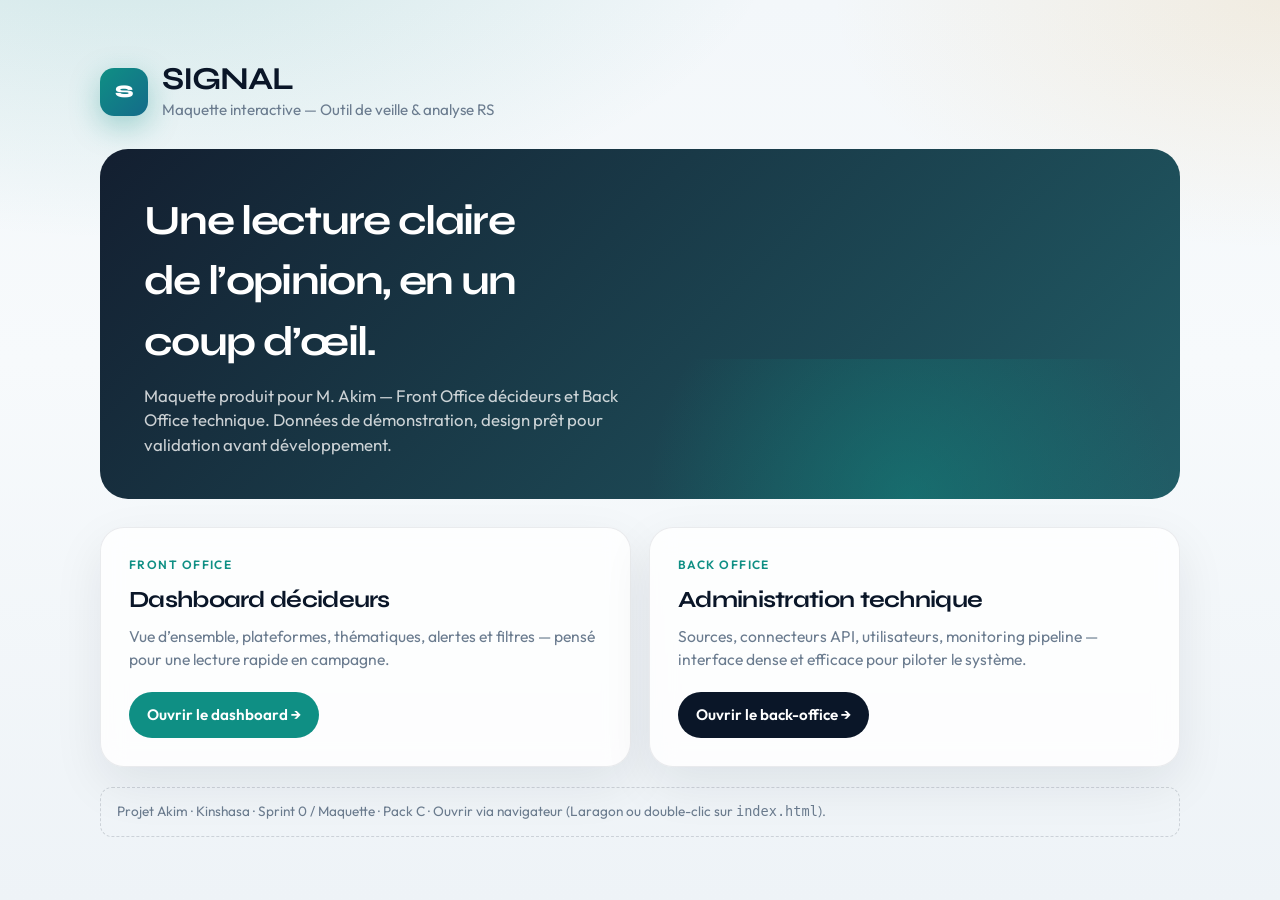
<file: index.html>
<!DOCTYPE html>
<html lang="fr">
<head>
  <meta charset="UTF-8" />
  <meta name="viewport" content="width=device-width, initial-scale=1" />
  <title>SIGNAL — Maquette projet Akim</title>
  <link rel="stylesheet" href="assets/styles.css" />
</head>
<body>
  <div class="gate">
    <div class="gate-inner">
      <div class="gate-brand">
        <div class="logo-mark">S</div>
        <div>
          <h1>SIGNAL</h1>
          <p>Maquette interactive — Outil de veille & analyse RS</p>
        </div>
      </div>

      <section class="gate-hero">
        <h2>Une lecture claire de l’opinion, en un coup d’œil.</h2>
        <p>
          Maquette produit pour M. Akim — Front Office décideurs et Back Office technique.
          Données de démonstration, design prêt pour validation avant développement.
        </p>
      </section>

      <div class="gate-grid">
        <a class="gate-card" href="fo.html">
          <div class="eyebrow">Front Office</div>
          <h3>Dashboard décideurs</h3>
          <p>
            Vue d’ensemble, plateformes, thématiques, alertes et filtres —
            pensé pour une lecture rapide en campagne.
          </p>
          <span class="btn btn-teal">Ouvrir le dashboard →</span>
        </a>

        <a class="gate-card" href="bo.html">
          <div class="eyebrow">Back Office</div>
          <h3>Administration technique</h3>
          <p>
            Sources, connecteurs API, utilisateurs, monitoring pipeline —
            interface dense et efficace pour piloter le système.
          </p>
          <span class="btn btn-primary">Ouvrir le back-office →</span>
        </a>
      </div>

      <p class="demo-note">
        Projet Akim · Kinshasa · Sprint 0 / Maquette · Pack C · Ouvrir via navigateur
        (Laragon ou double-clic sur <code>index.html</code>).
      </p>
    </div>
  </div>
</body>
</html>
</file>
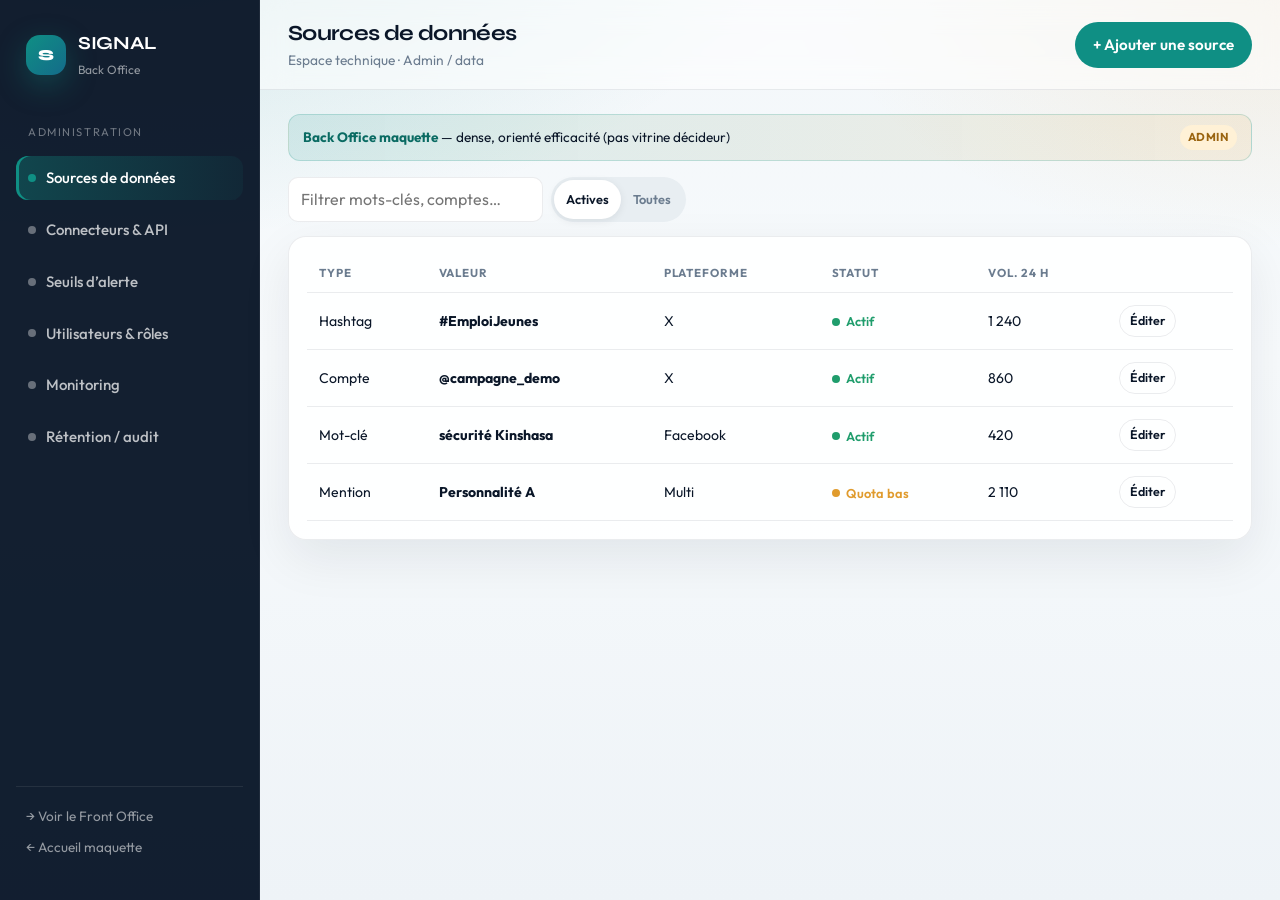
<file: bo.html>
<!DOCTYPE html>
<html lang="fr">
<head>
  <meta charset="UTF-8" />
  <meta name="viewport" content="width=device-width, initial-scale=1" />
  <title>SIGNAL — Back Office</title>
  <link rel="stylesheet" href="assets/styles.css" />
</head>
<body>
  <div class="app">
    <aside class="sidebar">
      <div class="brand">
        <div class="logo-mark">S</div>
        <div>
          <strong>SIGNAL</strong>
          <span>Back Office</span>
        </div>
      </div>

      <div class="nav-label">Administration</div>
      <button class="nav-item active" data-view="sources"><span class="dot"></span> Sources de données</button>
      <button class="nav-item" data-view="connectors"><span class="dot"></span> Connecteurs & API</button>
      <button class="nav-item" data-view="thresholds"><span class="dot"></span> Seuils d’alerte</button>
      <button class="nav-item" data-view="users"><span class="dot"></span> Utilisateurs & rôles</button>
      <button class="nav-item" data-view="monitor"><span class="dot"></span> Monitoring</button>
      <button class="nav-item" data-view="retention"><span class="dot"></span> Rétention / audit</button>

      <div class="sidebar-foot">
        <a href="fo.html">→ Voir le Front Office</a>
        <a href="index.html">← Accueil maquette</a>
      </div>
    </aside>

    <div class="main">
      <header class="topbar">
        <div>
          <h1 id="page-title">Sources de données</h1>
          <div class="sub">Espace technique · Admin / data</div>
        </div>
        <div class="filters" id="topbar-actions">
          <button class="btn btn-teal" type="button" id="btn-add-source">+ Ajouter une source</button>
        </div>
      </header>

      <div class="content">
        <div class="mock-banner">
          <span><strong>Back Office maquette</strong> — dense, orienté efficacité (pas vitrine décideur)</span>
          <span class="badge warn">Admin</span>
        </div>

        <section class="view active" id="view-sources">
          <div class="toolbar">
            <input class="input" type="search" placeholder="Filtrer mots-clés, comptes…" />
            <div class="pill-switch">
              <button class="active" type="button">Actives</button>
              <button type="button">Toutes</button>
            </div>
          </div>
          <div class="panel">
            <div class="table-wrap">
              <table>
                <thead>
                  <tr>
                    <th>Type</th>
                    <th>Valeur</th>
                    <th>Plateforme</th>
                    <th>Statut</th>
                    <th>Vol. 24 h</th>
                    <th></th>
                  </tr>
                </thead>
                <tbody>
                  <tr>
                    <td>Hashtag</td>
                    <td><strong>#EmploiJeunes</strong></td>
                    <td>X</td>
                    <td><span class="status ok">Actif</span></td>
                    <td>1 240</td>
                    <td><button class="btn btn-ghost" style="padding:6px 10px;font-size:0.78rem">Éditer</button></td>
                  </tr>
                  <tr>
                    <td>Compte</td>
                    <td><strong>@campagne_demo</strong></td>
                    <td>X</td>
                    <td><span class="status ok">Actif</span></td>
                    <td>860</td>
                    <td><button class="btn btn-ghost" style="padding:6px 10px;font-size:0.78rem">Éditer</button></td>
                  </tr>
                  <tr>
                    <td>Mot-clé</td>
                    <td><strong>sécurité Kinshasa</strong></td>
                    <td>Facebook</td>
                    <td><span class="status ok">Actif</span></td>
                    <td>420</td>
                    <td><button class="btn btn-ghost" style="padding:6px 10px;font-size:0.78rem">Éditer</button></td>
                  </tr>
                  <tr>
                    <td>Mention</td>
                    <td><strong>Personnalité A</strong></td>
                    <td>Multi</td>
                    <td><span class="status warn">Quota bas</span></td>
                    <td>2 110</td>
                    <td><button class="btn btn-ghost" style="padding:6px 10px;font-size:0.78rem">Éditer</button></td>
                  </tr>
                </tbody>
              </table>
            </div>
          </div>
        </section>

        <section class="view" id="view-thresholds">
          <div class="panel">
            <div class="panel-h">
              <h2>Paramétrage des alertes</h2>
              <span class="hint">Seuils simples — maquette interactive</span>
            </div>
            <div class="threshold-row">
              <div>
                <strong>Pic de volume</strong>
                <span>Déclenche une alerte si le volume dépasse × la moyenne 7 j</span>
              </div>
              <div>
                <input type="range" min="1.2" max="4" step="0.1" value="2.0" data-threshold="volume" />
                <div class="threshold-value" data-out="volume">× 2,0</div>
              </div>
            </div>
            <div class="threshold-row">
              <div>
                <strong>Pic négatif</strong>
                <span>Part de mentions négatives au-delà de ce % sur 2 h</span>
              </div>
              <div>
                <input type="range" min="20" max="80" step="1" value="45" data-threshold="negatif" />
                <div class="threshold-value" data-out="negatif">45 %</div>
              </div>
            </div>
            <div class="threshold-row">
              <div>
                <strong>Viralité</strong>
                <span>Engagement anormal vs médiane du sujet</span>
              </div>
              <div>
                <input type="range" min="150" max="500" step="10" value="210" data-threshold="viral" />
                <div class="threshold-value" data-out="viral">+210 %</div>
              </div>
            </div>
            <div class="modal-actions" style="justify-content:flex-start;padding-top:8px">
              <button class="btn btn-teal" type="button" id="btn-save-thresholds">Enregistrer les seuils</button>
              <button class="btn btn-ghost" type="button" id="btn-reset-thresholds">Réinitialiser</button>
            </div>
          </div>
        </section>

        <section class="view" id="view-connectors">
          <div class="metrics" style="grid-template-columns:repeat(3,1fr)">
            <article class="metric" style="--accent:#1f9d6c"><div class="label">X API</div><div class="value" style="font-size:1.3rem">Connecté</div><div class="delta up">78 % quota restant</div></article>
            <article class="metric" style="--accent:#0f8f84"><div class="label">Meta Graph</div><div class="value" style="font-size:1.3rem">Connecté</div><div class="delta flat">Permissions page OK</div></article>
            <article class="metric" style="--accent:#d6455d"><div class="label">TikTok</div><div class="value" style="font-size:1.3rem">En attente</div><div class="delta down">Accès à confirmer</div></article>
          </div>
          <div class="panel">
            <div class="panel-h"><h2>Clés & connecteurs</h2><span class="hint">Ne jamais exposer les secrets en clair en production</span></div>
            <div class="table-wrap">
              <table>
                <thead>
                  <tr><th>Connecteur</th><th>Environnement</th><th>Dernier sync</th><th>Statut</th><th></th></tr>
                </thead>
                <tbody>
                  <tr>
                    <td>X / Twitter API</td>
                    <td>Production</td>
                    <td>il y a 3 min</td>
                    <td><span class="status ok">OK</span></td>
                    <td><button class="btn btn-ghost" style="padding:6px 10px;font-size:0.78rem">Configurer</button></td>
                  </tr>
                  <tr>
                    <td>Meta Graph API</td>
                    <td>Production</td>
                    <td>il y a 8 min</td>
                    <td><span class="status ok">OK</span></td>
                    <td><button class="btn btn-ghost" style="padding:6px 10px;font-size:0.78rem">Configurer</button></td>
                  </tr>
                  <tr>
                    <td>TikTok API</td>
                    <td>—</td>
                    <td>—</td>
                    <td><span class="status err">Inactif</span></td>
                    <td><button class="btn btn-teal" style="padding:6px 10px;font-size:0.78rem">Brancher</button></td>
                  </tr>
                </tbody>
              </table>
            </div>
          </div>
        </section>

        <section class="view" id="view-users">
          <div class="toolbar">
            <button class="btn btn-primary" type="button">+ Nouvel utilisateur</button>
          </div>
          <div class="panel">
            <div class="table-wrap">
              <table>
                <thead>
                  <tr><th>Nom</th><th>Email</th><th>Rôle</th><th>Accès FO</th><th>Accès BO</th><th>Statut</th></tr>
                </thead>
                <tbody>
                  <tr>
                    <td><strong>M. Akim</strong></td>
                    <td>akim@demo.cd</td>
                    <td>Décideur</td>
                    <td>Complet</td>
                    <td>—</td>
                    <td><span class="status ok">Actif</span></td>
                  </tr>
                  <tr>
                    <td><strong>Analyste 1</strong></td>
                    <td>analyste@demo.cd</td>
                    <td>Analyste</td>
                    <td>Complet</td>
                    <td>Sources</td>
                    <td><span class="status ok">Actif</span></td>
                  </tr>
                  <tr>
                    <td><strong>Bradley</strong></td>
                    <td>admin@demo.cd</td>
                    <td>Administrateur</td>
                    <td>Complet</td>
                    <td>Complet</td>
                    <td><span class="status ok">Actif</span></td>
                  </tr>
                  <tr>
                    <td><strong>Com Campagne</strong></td>
                    <td>com@demo.cd</td>
                    <td>Communication</td>
                    <td>Notoriété seule</td>
                    <td>—</td>
                    <td><span class="status ok">Actif</span></td>
                  </tr>
                </tbody>
              </table>
            </div>
          </div>
        </section>

        <section class="view" id="view-monitor">
          <div class="metrics">
            <article class="metric" style="--accent:#0f8f84"><div class="label">Ingest 24 h</div><div class="value">4 820</div><div class="delta up">pipeline OK</div></article>
            <article class="metric" style="--accent:#e09b2d"><div class="label">Erreurs 24 h</div><div class="value">12</div><div class="delta flat">rate limit soft</div></article>
            <article class="metric" style="--accent:#1f9d6c"><div class="label">Latence médiane</div><div class="value">6m</div><div class="delta up">pub → dash</div></article>
            <article class="metric" style="--accent:#d6455d"><div class="label">Jobs en échec</div><div class="value">1</div><div class="delta down">retry en cours</div></article>
          </div>
          <div class="panel">
            <div class="panel-h"><h2>Logs récents</h2></div>
            <div class="table-wrap">
              <table>
                <thead>
                  <tr><th>Heure</th><th>Niveau</th><th>Message</th></tr>
                </thead>
                <tbody>
                  <tr><td>04:12</td><td><span class="status ok">INFO</span></td><td>Sync X terminée — 420 items</td></tr>
                  <tr><td>04:08</td><td><span class="status warn">WARN</span></td><td>Approche rate limit Meta — backoff 30s</td></tr>
                  <tr><td>03:55</td><td><span class="status ok">INFO</span></td><td>Batch NLP sentiment — 380 scorés</td></tr>
                  <tr><td>03:41</td><td><span class="status err">ERROR</span></td><td>Job tiktok.fetch timeout — retry #2</td></tr>
                </tbody>
              </table>
            </div>
          </div>
        </section>

        <section class="view" id="view-retention">
          <div class="grid-2">
            <div class="panel">
              <div class="panel-h"><h2>Rétention</h2></div>
              <div class="stat" style="display:flex;justify-content:space-between;padding:10px 0;border-bottom:1px solid var(--line)"><span>Données brutes</span><strong>90 jours</strong></div>
              <div class="stat" style="display:flex;justify-content:space-between;padding:10px 0;border-bottom:1px solid var(--line)"><span>Agrégats dashboard</span><strong>18 mois</strong></div>
              <div class="stat" style="display:flex;justify-content:space-between;padding:10px 0"><span>Logs techniques</span><strong>30 jours</strong></div>
              <button class="btn btn-ghost" style="margin-top:16px" type="button">Modifier les règles</button>
            </div>
            <div class="panel">
              <div class="panel-h"><h2>Journal d’audit</h2></div>
              <div class="feed">
                <div class="feed-item">
                  <div class="avatar">B</div>
                  <div>
                    <div class="meta">il y a 2 h</div>
                    <div class="text">Bradley a ajouté la source #EmploiJeunes</div>
                  </div>
                </div>
                <div class="feed-item">
                  <div class="avatar">A</div>
                  <div>
                    <div class="meta">hier</div>
                    <div class="text">M. Akim a exporté le rapport Excel 30 j</div>
                  </div>
                </div>
              </div>
            </div>
          </div>
        </section>
      </div>
    </div>
  </div>
  <div class="modal-backdrop" id="modal-source" aria-hidden="true">
    <div class="modal" role="dialog" aria-labelledby="modal-source-title">
      <h3 id="modal-source-title">Ajouter une source</h3>
      <p class="modal-sub">Paramétrer un mot-clé, hashtag, compte ou mention à surveiller.</p>
      <form class="form-grid" id="form-add-source">
        <div class="field">
          <label for="source-type">Type</label>
          <select id="source-type" required>
            <option value="hashtag">Hashtag</option>
            <option value="keyword">Mot-clé</option>
            <option value="account">Compte</option>
            <option value="mention">Mention</option>
          </select>
        </div>
        <div class="field">
          <label for="source-value">Valeur</label>
          <input id="source-value" type="text" placeholder="#EmploiJeunes ou @compte…" required />
        </div>
        <div class="field">
          <label for="source-platform">Plateforme</label>
          <select id="source-platform" required>
            <option>X / Twitter</option>
            <option>Facebook</option>
            <option>TikTok</option>
            <option>Multi</option>
          </select>
        </div>
        <div class="field">
          <label for="source-note">Note (optionnel)</label>
          <textarea id="source-note" rows="2" placeholder="Contexte campagne…"></textarea>
        </div>
        <div class="modal-actions">
          <button class="btn btn-ghost" type="button" data-close-modal>Annuler</button>
          <button class="btn btn-teal" type="submit">Enregistrer</button>
        </div>
      </form>
    </div>
  </div>

  <div class="toast" id="toast" role="status"></div>
  <script src="assets/app.js"></script>
</body>
</html>
</file>
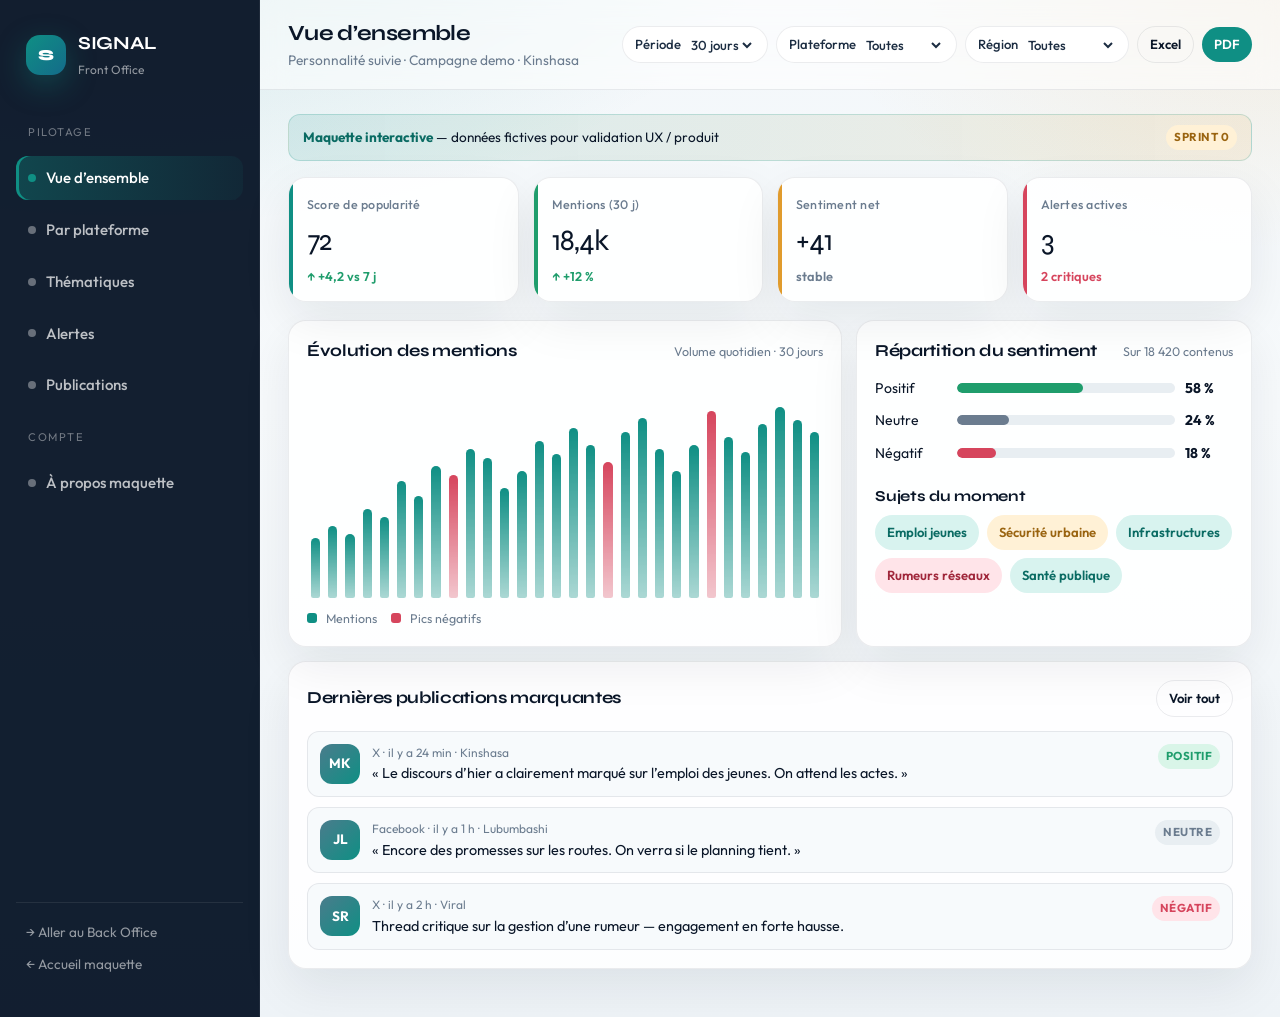
<file: fo.html>
<!DOCTYPE html>
<html lang="fr">
<head>
  <meta charset="UTF-8" />
  <meta name="viewport" content="width=device-width, initial-scale=1" />
  <title>SIGNAL — Front Office</title>
  <link rel="stylesheet" href="assets/styles.css" />
</head>
<body>
  <div class="app">
    <aside class="sidebar">
      <div class="brand">
        <div class="logo-mark">S</div>
        <div>
          <strong>SIGNAL</strong>
          <span>Front Office</span>
        </div>
      </div>

      <div class="nav-label">Pilotage</div>
      <button class="nav-item active" data-view="overview"><span class="dot"></span> Vue d’ensemble</button>
      <button class="nav-item" data-view="platforms"><span class="dot"></span> Par plateforme</button>
      <button class="nav-item" data-view="themes"><span class="dot"></span> Thématiques</button>
      <button class="nav-item" data-view="alerts"><span class="dot"></span> Alertes</button>
      <button class="nav-item" data-view="feed"><span class="dot"></span> Publications</button>

      <div class="nav-label">Compte</div>
      <button class="nav-item" data-view="about"><span class="dot"></span> À propos maquette</button>

      <div class="sidebar-foot">
        <a href="bo.html">→ Aller au Back Office</a>
        <a href="index.html">← Accueil maquette</a>
      </div>
    </aside>

    <div class="main">
      <header class="topbar">
        <div>
          <h1 id="page-title">Vue d’ensemble</h1>
          <div class="sub">Personnalité suivie · Campagne demo · Kinshasa</div>
        </div>
        <div class="filters">
          <label class="chip">Période
            <select>
              <option>7 jours</option>
              <option selected>30 jours</option>
              <option>90 jours</option>
            </select>
          </label>
          <label class="chip">Plateforme
            <select>
              <option selected>Toutes</option>
              <option>X / Twitter</option>
              <option>Facebook</option>
              <option>TikTok</option>
            </select>
          </label>
          <label class="chip">Région
            <select>
              <option selected>Toutes</option>
              <option>Kinshasa</option>
              <option>Lubumbashi</option>
              <option>Goma</option>
            </select>
          </label>
          <button class="btn btn-ghost" type="button" data-export="excel" style="padding:8px 12px;font-size:0.82rem">Excel</button>
          <button class="btn btn-teal" type="button" data-export="pdf" style="padding:8px 12px;font-size:0.82rem">PDF</button>
        </div>
      </header>

      <div class="content">
        <div class="mock-banner">
          <span><strong>Maquette interactive</strong> — données fictives pour validation UX / produit</span>
          <span class="badge warn">Sprint 0</span>
        </div>

        <!-- OVERVIEW -->
        <section class="view active" id="view-overview">
          <div class="metrics">
            <article class="metric" style="--accent:#0f8f84">
              <div class="label">Score de popularité</div>
              <div class="value">72</div>
              <div class="delta up">↑ +4,2 vs 7 j</div>
            </article>
            <article class="metric" style="--accent:#1f9d6c">
              <div class="label">Mentions (30 j)</div>
              <div class="value">18,4k</div>
              <div class="delta up">↑ +12 %</div>
            </article>
            <article class="metric" style="--accent:#e09b2d">
              <div class="label">Sentiment net</div>
              <div class="value">+41</div>
              <div class="delta flat">stable</div>
            </article>
            <article class="metric" style="--accent:#d6455d">
              <div class="label">Alertes actives</div>
              <div class="value">3</div>
              <div class="delta down">2 critiques</div>
            </article>
          </div>

          <div class="grid-2">
            <div class="panel">
              <div class="panel-h">
                <h2>Évolution des mentions</h2>
                <span class="hint">Volume quotidien · 30 jours</span>
              </div>
              <div class="chart" id="chart-mentions"></div>
              <div class="chart-legend">
                <span><i style="background:#0f8f84"></i> Mentions</span>
                <span><i style="background:#d6455d"></i> Pics négatifs</span>
              </div>
            </div>
            <div class="panel">
              <div class="panel-h">
                <h2>Répartition du sentiment</h2>
                <span class="hint">Sur 18 420 contenus</span>
              </div>
              <div class="sentiment">
                <div class="sent-row"><span>Positif</span><div class="sent-track"><div class="sent-fill pos"></div></div><strong>58 %</strong></div>
                <div class="sent-row"><span>Neutre</span><div class="sent-track"><div class="sent-fill neu"></div></div><strong>24 %</strong></div>
                <div class="sent-row"><span>Négatif</span><div class="sent-track"><div class="sent-fill neg"></div></div><strong>18 %</strong></div>
              </div>
              <div style="margin-top:22px">
                <div class="panel-h" style="margin-bottom:8px"><h2 style="font-size:0.95rem">Sujets du moment</h2></div>
                <div class="topics">
                  <span class="tag">Emploi jeunes</span>
                  <span class="tag hot">Sécurité urbaine</span>
                  <span class="tag">Infrastructures</span>
                  <span class="tag risk">Rumeurs réseaux</span>
                  <span class="tag">Santé publique</span>
                </div>
              </div>
            </div>
          </div>

          <div class="panel">
            <div class="panel-h">
              <h2>Dernières publications marquantes</h2>
              <button class="btn btn-ghost" data-goto="feed" style="padding:8px 12px;font-size:0.82rem">Voir tout</button>
            </div>
            <div class="feed">
              <div class="feed-item">
                <div class="avatar">MK</div>
                <div>
                  <div class="meta">X · il y a 24 min · Kinshasa</div>
                  <div class="text">« Le discours d’hier a clairement marqué sur l’emploi des jeunes. On attend les actes. »</div>
                </div>
                <span class="badge pos">Positif</span>
              </div>
              <div class="feed-item">
                <div class="avatar">JL</div>
                <div>
                  <div class="meta">Facebook · il y a 1 h · Lubumbashi</div>
                  <div class="text">« Encore des promesses sur les routes. On verra si le planning tient. »</div>
                </div>
                <span class="badge neu">Neutre</span>
              </div>
              <div class="feed-item">
                <div class="avatar">SR</div>
                <div>
                  <div class="meta">X · il y a 2 h · Viral</div>
                  <div class="text">Thread critique sur la gestion d’une rumeur — engagement en forte hausse.</div>
                </div>
                <span class="badge neg">Négatif</span>
              </div>
            </div>
          </div>
        </section>

        <!-- PLATFORMS -->
        <section class="view" id="view-platforms">
          <div class="platform-row">
            <div class="platform">
              <h3>X / Twitter</h3>
              <div class="stat"><span>Mentions</span><strong>9 820</strong></div>
              <div class="stat"><span>Engagement</span><strong>4,8 %</strong></div>
              <div class="stat"><span>Sentiment +</span><strong>54 %</strong></div>
              <div class="spark" data-spark="8,14,10,18,22,16,25,20,28,19"></div>
            </div>
            <div class="platform">
              <h3>Facebook</h3>
              <div class="stat"><span>Mentions</span><strong>6 140</strong></div>
              <div class="stat"><span>Partages</span><strong>2 310</strong></div>
              <div class="stat"><span>Sentiment +</span><strong>61 %</strong></div>
              <div class="spark" data-spark="5,9,12,11,15,14,18,16,17,21"></div>
            </div>
            <div class="platform">
              <h3>TikTok</h3>
              <div class="stat"><span>Mentions</span><strong>2 460</strong></div>
              <div class="stat"><span>Vues est.</span><strong>1,2 M</strong></div>
              <div class="stat"><span>Sentiment +</span><strong>49 %</strong></div>
              <div class="spark" data-spark="3,4,8,6,12,20,18,24,22,30"></div>
            </div>
          </div>
          <div class="panel" style="margin-top:14px">
            <div class="panel-h">
              <h2>Lecture stratégique</h2>
            </div>
            <p style="color:var(--neu);font-size:0.95rem;max-width:70ch">
              X concentre le débat et les controverses. Facebook porte davantage le relais communautaire positif.
              TikTok reste partiel en V1 (selon accès API) mais montre une viralité jeune à surveiller.
            </p>
          </div>
        </section>

        <!-- THEMES -->
        <section class="view" id="view-themes">
          <div class="grid-2">
            <div class="panel">
              <div class="panel-h"><h2>Sujets dominants</h2><span class="hint">Cliquez un sujet pour voir les publications</span></div>
              <div class="topics" id="topic-tags" style="margin-bottom:18px">
                <button class="tag" type="button" data-topic="emploi">Emploi jeunes · 22 %</button>
                <button class="tag hot" type="button" data-topic="securite">Sécurité urbaine · 18 %</button>
                <button class="tag" type="button" data-topic="infra">Infrastructures · 15 %</button>
                <button class="tag risk" type="button" data-topic="rumeurs">Rumeurs · 11 %</button>
                <button class="tag" type="button" data-topic="sante">Santé · 9 %</button>
                <button class="tag" type="button" data-topic="education">Éducation · 8 %</button>
              </div>
              <div class="chart" id="chart-themes"></div>
            </div>
            <div class="panel">
              <div class="panel-h"><h2>Points de crispation</h2></div>
              <div class="alert-list">
                <div class="alert watch">
                  <div class="alert-ico">!</div>
                  <div>
                    <strong>Sécurité urbaine</strong>
                    <div class="meta" style="color:var(--neu);font-size:0.82rem;margin-top:4px">Hausse des mentions négatives le soir · 48 h</div>
                  </div>
                  <span class="badge warn">Watch</span>
                </div>
                <div class="alert critical">
                  <div class="alert-ico">↑</div>
                  <div>
                    <strong>Rumeurs réseaux</strong>
                    <div class="meta" style="color:var(--neu);font-size:0.82rem;margin-top:4px">Pic d’engagement +210 % vs moyenne</div>
                  </div>
                  <span class="badge neg">Critique</span>
                </div>
              </div>
            </div>
          </div>

          <div class="topic-detail" id="topic-detail">
            <div class="panel">
              <div class="panel-h">
                <h2 id="topic-detail-title">Publications liées</h2>
                <button class="btn btn-ghost" type="button" id="topic-detail-close" style="padding:8px 12px;font-size:0.82rem">Fermer</button>
              </div>
              <div class="feed" id="topic-feed"></div>
            </div>
          </div>
        </section>

        <!-- ALERTS -->
        <section class="view" id="view-alerts">
          <div class="metrics" style="grid-template-columns:repeat(3,1fr)">
            <article class="metric" style="--accent:#d6455d"><div class="label">Critiques</div><div class="value">2</div></article>
            <article class="metric" style="--accent:#e09b2d"><div class="label">À surveiller</div><div class="value">1</div></article>
            <article class="metric" style="--accent:#0f8f84"><div class="label">Résolues (7 j)</div><div class="value">5</div></article>
          </div>
          <div class="panel">
            <div class="panel-h"><h2>File d’alertes</h2></div>
            <div class="alert-list">
              <div class="alert critical">
                <div class="alert-ico">↑</div>
                <div>
                  <strong>Pic de mentions négatives — Rumeurs</strong>
                  <div style="color:var(--neu);font-size:0.85rem;margin-top:4px">Détecté il y a 46 min · X · Seuil volume ×2,1</div>
                </div>
                <span class="badge neg">Critique</span>
              </div>
              <div class="alert critical">
                <div class="alert-ico">⚡</div>
                <div>
                  <strong>Viralité soudaine d’un thread critique</strong>
                  <div style="color:var(--neu);font-size:0.85rem;margin-top:4px">Il y a 2 h · X · Engagement anormal</div>
                </div>
                <span class="badge neg">Critique</span>
              </div>
              <div class="alert watch">
                <div class="alert-ico">~</div>
                <div>
                  <strong>Sécurité urbaine — tonalité en baisse le soir</strong>
                  <div style="color:var(--neu);font-size:0.85rem;margin-top:4px">Il y a 5 h · Multi-plateformes</div>
                </div>
                <span class="badge warn">Watch</span>
              </div>
            </div>
          </div>
        </section>

        <!-- FEED -->
        <section class="view" id="view-feed">
          <div class="toolbar">
            <input class="input" type="search" placeholder="Rechercher une publication…" />
            <div class="pill-switch">
              <button class="active" type="button">Tous</button>
              <button type="button">Positif</button>
              <button type="button">Négatif</button>
            </div>
            <button class="btn btn-ghost" type="button" data-export="excel">Export Excel</button>
            <button class="btn btn-teal" type="button" data-export="pdf">Export PDF</button>
          </div>
          <div class="panel">
            <div class="feed" id="full-feed"></div>
          </div>
        </section>

        <!-- ABOUT -->
        <section class="view" id="view-about">
          <div class="panel">
            <div class="panel-h"><h2>Objectif de cette maquette</h2></div>
            <p style="max-width:65ch;color:var(--neu);margin-bottom:14px">
              Valider avec M. Akim l’ergonomie du Front Office avant développement :
              hiérarchie visuelle, filtres, vues métier, alertes et lisibilité décideur.
            </p>
            <div class="topics">
              <span class="tag">Non technique</span>
              <span class="tag">Lecture rapide</span>
              <span class="tag hot">Mobile-friendly</span>
              <span class="tag">Pack C · 3 mois</span>
            </div>
          </div>
        </section>
      </div>
    </div>
  </div>
  <div class="toast" id="toast" role="status"></div>
  <script src="assets/app.js"></script>
</body>
</html>
</file>
<file: assets/styles.css>
/* SIGNAL — Design system maquette */
@import url('https://fonts.googleapis.com/css2?family=Outfit:wght@300;400;500;600;700&family=Syne:wght@600;700;800&display=swap');

:root {
  --ink: #0a1628;
  --ink-soft: #1c2d42;
  --mist: #e8eef2;
  --paper: #f7fafc;
  --white: #ffffff;
  --teal: #0f8f84;
  --teal-deep: #0a6b63;
  --teal-soft: #d8f3ef;
  --amber: #e09b2d;
  --amber-soft: #fff1d6;
  --rose: #d6455d;
  --rose-soft: #ffe4e9;
  --pos: #1f9d6c;
  --pos-soft: #d9f5e8;
  --neg: #d6455d;
  --neu: #6b7c8f;
  --line: rgba(10, 22, 40, 0.08);
  --shadow: 0 18px 50px rgba(10, 22, 40, 0.08);
  --radius: 18px;
  --radius-sm: 12px;
  --nav-w: 260px;
  --font-display: "Syne", sans-serif;
  --font-body: "Outfit", sans-serif;
}

*, *::before, *::after { box-sizing: border-box; margin: 0; padding: 0; }

html { scroll-behavior: smooth; }

body {
  font-family: var(--font-body);
  color: var(--ink);
  background:
    radial-gradient(1200px 600px at 10% -10%, rgba(15, 143, 132, 0.16), transparent 55%),
    radial-gradient(900px 500px at 100% 0%, rgba(224, 155, 45, 0.12), transparent 50%),
    linear-gradient(180deg, #f3f7fa 0%, var(--paper) 40%, #eef3f7 100%);
  min-height: 100vh;
  line-height: 1.45;
  -webkit-font-smoothing: antialiased;
}

a { color: inherit; text-decoration: none; }
button { font: inherit; cursor: pointer; border: none; background: none; }
img { max-width: 100%; display: block; }

/* —— Entry / gate —— */
.gate {
  min-height: 100vh;
  display: grid;
  place-items: center;
  padding: 40px 24px;
}

.gate-inner {
  width: min(1080px, 100%);
  animation: rise 0.7s ease both;
}

@keyframes rise {
  from { opacity: 0; transform: translateY(18px); }
  to { opacity: 1; transform: none; }
}

.gate-brand {
  display: flex;
  align-items: center;
  gap: 14px;
  margin-bottom: 28px;
}

.logo-mark {
  width: 48px;
  height: 48px;
  border-radius: 14px;
  background: linear-gradient(135deg, var(--teal), #146b8a);
  display: grid;
  place-items: center;
  color: white;
  font-family: var(--font-display);
  font-weight: 800;
  font-size: 1.1rem;
  box-shadow: 0 10px 30px rgba(15, 143, 132, 0.35);
}

.gate-brand h1 {
  font-family: var(--font-display);
  font-size: 2rem;
  letter-spacing: -0.03em;
  line-height: 1;
}

.gate-brand p {
  color: var(--neu);
  font-size: 0.95rem;
  margin-top: 4px;
}

.gate-hero {
  background: linear-gradient(135deg, rgba(10, 22, 40, 0.96), rgba(15, 80, 90, 0.92));
  color: white;
  border-radius: 28px;
  padding: 42px 44px;
  margin-bottom: 28px;
  position: relative;
  overflow: hidden;
}

.gate-hero::after {
  content: "";
  position: absolute;
  inset: auto -10% -40% 40%;
  height: 280px;
  background: radial-gradient(circle, rgba(15, 143, 132, 0.45), transparent 65%);
  pointer-events: none;
}

.gate-hero h2 {
  font-family: var(--font-display);
  font-size: clamp(1.8rem, 4vw, 2.6rem);
  letter-spacing: -0.04em;
  max-width: 14ch;
  margin-bottom: 12px;
  position: relative;
  z-index: 1;
}

.gate-hero p {
  max-width: 46ch;
  color: rgba(255, 255, 255, 0.78);
  font-size: 1.05rem;
  position: relative;
  z-index: 1;
}

.gate-grid {
  display: grid;
  grid-template-columns: repeat(2, 1fr);
  gap: 18px;
}

@media (max-width: 800px) {
  .gate-grid { grid-template-columns: 1fr; }
  .gate-hero { padding: 28px; }
}

.gate-card {
  background: rgba(255, 255, 255, 0.82);
  backdrop-filter: blur(12px);
  border: 1px solid var(--line);
  border-radius: 24px;
  padding: 28px;
  transition: transform 0.25s ease, box-shadow 0.25s ease;
  box-shadow: var(--shadow);
}

.gate-card:hover {
  transform: translateY(-4px);
  box-shadow: 0 24px 60px rgba(10, 22, 40, 0.12);
}

.gate-card .eyebrow {
  font-size: 0.75rem;
  letter-spacing: 0.12em;
  text-transform: uppercase;
  color: var(--teal);
  font-weight: 600;
  margin-bottom: 10px;
}

.gate-card h3 {
  font-family: var(--font-display);
  font-size: 1.45rem;
  letter-spacing: -0.03em;
  margin-bottom: 8px;
}

.gate-card p {
  color: var(--neu);
  margin-bottom: 22px;
  font-size: 0.98rem;
}

.btn {
  display: inline-flex;
  align-items: center;
  gap: 8px;
  padding: 12px 18px;
  border-radius: 999px;
  font-weight: 600;
  font-size: 0.95rem;
  transition: transform 0.15s ease, background 0.15s ease;
}

.btn:active { transform: scale(0.98); }

.btn-primary {
  background: var(--ink);
  color: white;
}

.btn-primary:hover { background: var(--ink-soft); }

.btn-teal {
  background: var(--teal);
  color: white;
}

.btn-teal:hover { background: var(--teal-deep); }

.btn-ghost {
  background: transparent;
  border: 1px solid var(--line);
  color: var(--ink);
}

.btn-ghost:hover { background: var(--mist); }

/* —— App shell —— */
.app {
  display: grid;
  grid-template-columns: var(--nav-w) 1fr;
  min-height: 100vh;
}

@media (max-width: 980px) {
  .app { grid-template-columns: 1fr; }
  .sidebar { position: sticky; top: 0; z-index: 20; }
}

.sidebar {
  background: rgba(10, 22, 40, 0.96);
  color: white;
  padding: 22px 16px;
  display: flex;
  flex-direction: column;
  gap: 8px;
  border-right: 1px solid rgba(255, 255, 255, 0.06);
}

.sidebar .brand {
  display: flex;
  align-items: center;
  gap: 12px;
  padding: 8px 10px 22px;
}

.sidebar .brand .logo-mark {
  width: 40px;
  height: 40px;
  font-size: 0.95rem;
}

.sidebar .brand strong {
  font-family: var(--font-display);
  font-size: 1.15rem;
  display: block;
  letter-spacing: -0.02em;
}

.sidebar .brand span {
  font-size: 0.75rem;
  color: rgba(255, 255, 255, 0.55);
}

.nav-label {
  font-size: 0.7rem;
  letter-spacing: 0.14em;
  text-transform: uppercase;
  color: rgba(255, 255, 255, 0.4);
  padding: 14px 12px 8px;
}

.nav-item {
  display: flex;
  align-items: center;
  gap: 10px;
  padding: 11px 12px;
  border-radius: 12px;
  color: rgba(255, 255, 255, 0.72);
  font-weight: 500;
  font-size: 0.94rem;
  transition: background 0.15s ease, color 0.15s ease;
}

.nav-item:hover {
  background: rgba(255, 255, 255, 0.06);
  color: white;
}

.nav-item.active {
  background: linear-gradient(90deg, rgba(15, 143, 132, 0.35), rgba(15, 143, 132, 0.08));
  color: white;
  box-shadow: inset 3px 0 0 var(--teal);
}

.nav-item .dot {
  width: 8px;
  height: 8px;
  border-radius: 50%;
  background: currentColor;
  opacity: 0.5;
}

.nav-item.active .dot { background: var(--teal); opacity: 1; }

.sidebar-foot {
  margin-top: auto;
  padding: 14px 10px;
  border-top: 1px solid rgba(255, 255, 255, 0.08);
}

.sidebar-foot a {
  display: block;
  color: rgba(255, 255, 255, 0.55);
  font-size: 0.85rem;
  padding: 6px 0;
}

.sidebar-foot a:hover { color: white; }

.main {
  display: flex;
  flex-direction: column;
  min-width: 0;
}

.topbar {
  display: flex;
  align-items: center;
  justify-content: space-between;
  gap: 16px;
  padding: 18px 28px;
  border-bottom: 1px solid var(--line);
  background: rgba(255, 255, 255, 0.55);
  backdrop-filter: blur(14px);
  position: sticky;
  top: 0;
  z-index: 10;
}

.topbar h1 {
  font-family: var(--font-display);
  font-size: 1.35rem;
  letter-spacing: -0.03em;
}

.topbar .sub {
  color: var(--neu);
  font-size: 0.86rem;
  margin-top: 2px;
}

.filters {
  display: flex;
  flex-wrap: wrap;
  gap: 8px;
  align-items: center;
}

.chip {
  display: inline-flex;
  align-items: center;
  gap: 6px;
  padding: 8px 12px;
  border-radius: 999px;
  background: white;
  border: 1px solid var(--line);
  font-size: 0.82rem;
  font-weight: 500;
  color: var(--ink-soft);
}

.chip select {
  border: none;
  background: transparent;
  font: inherit;
  color: inherit;
  outline: none;
  cursor: pointer;
}

.content {
  padding: 24px 28px 48px;
  animation: rise 0.45s ease both;
}

.view { display: none; }
.view.active { display: block; }

/* —— Metrics —— */
.metrics {
  display: grid;
  grid-template-columns: repeat(4, 1fr);
  gap: 14px;
  margin-bottom: 18px;
}

@media (max-width: 1100px) {
  .metrics { grid-template-columns: repeat(2, 1fr); }
}

@media (max-width: 560px) {
  .metrics { grid-template-columns: 1fr; }
}

.metric {
  background: rgba(255, 255, 255, 0.88);
  border: 1px solid var(--line);
  border-radius: var(--radius);
  padding: 18px 18px 16px;
  box-shadow: var(--shadow);
  position: relative;
  overflow: hidden;
}

.metric::before {
  content: "";
  position: absolute;
  inset: 0 auto 0 0;
  width: 4px;
  background: var(--accent, var(--teal));
}

.metric .label {
  font-size: 0.78rem;
  color: var(--neu);
  font-weight: 500;
  letter-spacing: 0.02em;
}

.metric .value {
  font-family: var(--font-display);
  font-size: 1.85rem;
  letter-spacing: -0.04em;
  margin: 6px 0 4px;
}

.metric .delta {
  font-size: 0.8rem;
  font-weight: 600;
}

.delta.up { color: var(--pos); }
.delta.down { color: var(--neg); }
.delta.flat { color: var(--neu); }

/* —— Layout panels —— */
.grid-2 {
  display: grid;
  grid-template-columns: 1.4fr 1fr;
  gap: 14px;
  margin-bottom: 14px;
}

.grid-3 {
  display: grid;
  grid-template-columns: repeat(3, 1fr);
  gap: 14px;
  margin-bottom: 14px;
}

@media (max-width: 980px) {
  .grid-2, .grid-3 { grid-template-columns: 1fr; }
}

.panel {
  background: rgba(255, 255, 255, 0.88);
  border: 1px solid var(--line);
  border-radius: var(--radius);
  padding: 18px;
  box-shadow: var(--shadow);
}

.panel-h {
  display: flex;
  align-items: center;
  justify-content: space-between;
  margin-bottom: 14px;
  gap: 10px;
}

.panel-h h2 {
  font-family: var(--font-display);
  font-size: 1.05rem;
  letter-spacing: -0.02em;
}

.panel-h .hint {
  font-size: 0.78rem;
  color: var(--neu);
}

/* —— Chart fake —— */
.chart {
  height: 220px;
  display: flex;
  align-items: flex-end;
  gap: 8px;
  padding: 8px 4px 0;
}

.chart .bar {
  flex: 1;
  border-radius: 8px 8px 4px 4px;
  background: linear-gradient(180deg, var(--teal), rgba(15, 143, 132, 0.35));
  min-height: 12px;
  position: relative;
  transition: filter 0.15s ease;
}

.chart .bar:hover { filter: brightness(1.08); }

.chart .bar.neg {
  background: linear-gradient(180deg, var(--rose), rgba(214, 69, 93, 0.3));
}

.chart-legend {
  display: flex;
  gap: 14px;
  margin-top: 12px;
  font-size: 0.78rem;
  color: var(--neu);
}

.chart-legend i {
  display: inline-block;
  width: 10px;
  height: 10px;
  border-radius: 3px;
  margin-right: 6px;
}

/* —— Sentiment —— */
.sentiment {
  display: grid;
  gap: 12px;
}

.sent-row {
  display: grid;
  grid-template-columns: 72px 1fr 48px;
  gap: 10px;
  align-items: center;
  font-size: 0.88rem;
}

.sent-track {
  height: 10px;
  background: var(--mist);
  border-radius: 999px;
  overflow: hidden;
}

.sent-fill {
  height: 100%;
  border-radius: inherit;
}

.sent-fill.pos { background: var(--pos); width: 58%; }
.sent-fill.neu { background: var(--neu); width: 24%; }
.sent-fill.neg { background: var(--neg); width: 18%; }

/* —— Topics / tags —— */
.topics {
  display: flex;
  flex-wrap: wrap;
  gap: 8px;
}

.tag {
  padding: 8px 12px;
  border-radius: 999px;
  background: var(--teal-soft);
  color: var(--teal-deep);
  font-size: 0.82rem;
  font-weight: 600;
}

.tag.hot { background: var(--amber-soft); color: #9a6410; }
.tag.risk { background: var(--rose-soft); color: #a0273b; }

/* —— Feed —— */
.feed { display: grid; gap: 10px; }

.feed-item {
  display: grid;
  grid-template-columns: auto 1fr auto;
  gap: 12px;
  padding: 12px;
  border-radius: var(--radius-sm);
  border: 1px solid var(--line);
  background: var(--paper);
}

.avatar {
  width: 40px;
  height: 40px;
  border-radius: 12px;
  background: linear-gradient(135deg, #4a7c8c, #0f8f84);
  color: white;
  display: grid;
  place-items: center;
  font-weight: 700;
  font-size: 0.85rem;
}

.feed-item .meta {
  font-size: 0.75rem;
  color: var(--neu);
  margin-bottom: 2px;
}

.feed-item .text {
  font-size: 0.9rem;
}

.badge {
  display: inline-flex;
  align-items: center;
  padding: 4px 8px;
  border-radius: 999px;
  font-size: 0.72rem;
  font-weight: 700;
  text-transform: uppercase;
  letter-spacing: 0.04em;
  height: fit-content;
}

.badge.pos { background: var(--pos-soft); color: var(--pos); }
.badge.neg { background: var(--rose-soft); color: var(--neg); }
.badge.neu { background: var(--mist); color: var(--neu); }
.badge.warn { background: var(--amber-soft); color: #9a6410; }

/* —— Platform tabs —— */
.platform-row {
  display: grid;
  grid-template-columns: repeat(3, 1fr);
  gap: 12px;
}

.platform {
  border: 1px solid var(--line);
  border-radius: var(--radius);
  padding: 16px;
  background: white;
}

.platform h3 {
  font-family: var(--font-display);
  font-size: 1rem;
  margin-bottom: 10px;
}

.platform .stat {
  display: flex;
  justify-content: space-between;
  font-size: 0.85rem;
  padding: 6px 0;
  border-bottom: 1px dashed var(--line);
}

.platform .stat:last-child { border-bottom: none; }

/* —— Alerts —— */
.alert-list { display: grid; gap: 10px; }

.alert {
  display: grid;
  grid-template-columns: auto 1fr auto;
  gap: 12px;
  align-items: start;
  padding: 14px;
  border-radius: var(--radius-sm);
  border: 1px solid var(--line);
  background: white;
}

.alert.critical { border-color: rgba(214, 69, 93, 0.35); background: #fff8f9; }
.alert.watch { border-color: rgba(224, 155, 45, 0.4); background: #fffbf2; }

.alert-ico {
  width: 36px;
  height: 36px;
  border-radius: 10px;
  display: grid;
  place-items: center;
  font-weight: 800;
  font-size: 0.85rem;
}

.alert.critical .alert-ico { background: var(--rose-soft); color: var(--rose); }
.alert.watch .alert-ico { background: var(--amber-soft); color: #9a6410; }

/* —— Tables (BO) —— */
.table-wrap { overflow: auto; }

table {
  width: 100%;
  border-collapse: collapse;
  font-size: 0.88rem;
}

th {
  text-align: left;
  font-size: 0.72rem;
  letter-spacing: 0.08em;
  text-transform: uppercase;
  color: var(--neu);
  padding: 10px 12px;
  border-bottom: 1px solid var(--line);
}

td {
  padding: 12px;
  border-bottom: 1px solid var(--line);
  vertical-align: middle;
}

tr:hover td { background: rgba(15, 143, 132, 0.04); }

.status {
  display: inline-flex;
  align-items: center;
  gap: 6px;
  font-weight: 600;
  font-size: 0.8rem;
}

.status::before {
  content: "";
  width: 8px;
  height: 8px;
  border-radius: 50%;
  background: currentColor;
}

.status.ok { color: var(--pos); }
.status.err { color: var(--neg); }
.status.warn { color: var(--amber); }

.toolbar {
  display: flex;
  flex-wrap: wrap;
  gap: 8px;
  margin-bottom: 14px;
}

.input {
  padding: 10px 12px;
  border-radius: 10px;
  border: 1px solid var(--line);
  background: white;
  font: inherit;
  min-width: 180px;
}

.pill-switch {
  display: inline-flex;
  background: var(--mist);
  border-radius: 999px;
  padding: 3px;
}

.pill-switch button {
  padding: 7px 12px;
  border-radius: 999px;
  font-size: 0.8rem;
  font-weight: 600;
  color: var(--neu);
}

.pill-switch button.active {
  background: white;
  color: var(--ink);
  box-shadow: 0 2px 8px rgba(10, 22, 40, 0.08);
}

.mock-banner {
  display: flex;
  align-items: center;
  justify-content: space-between;
  gap: 12px;
  padding: 10px 14px;
  margin-bottom: 16px;
  border-radius: 12px;
  background: linear-gradient(90deg, rgba(15, 143, 132, 0.12), rgba(224, 155, 45, 0.1));
  border: 1px solid rgba(15, 143, 132, 0.2);
  font-size: 0.85rem;
}

.mock-banner strong { color: var(--teal-deep); }

.spark {
  height: 42px;
  display: flex;
  align-items: flex-end;
  gap: 3px;
}

.spark span {
  flex: 1;
  background: rgba(15, 143, 132, 0.55);
  border-radius: 2px;
}

.demo-note {
  margin-top: 20px;
  padding: 14px 16px;
  border-radius: 12px;
  border: 1px dashed rgba(10, 22, 40, 0.15);
  color: var(--neu);
  font-size: 0.85rem;
}

/* —— Modal —— */
.modal-backdrop {
  position: fixed;
  inset: 0;
  background: rgba(10, 22, 40, 0.55);
  backdrop-filter: blur(6px);
  display: none;
  align-items: center;
  justify-content: center;
  z-index: 100;
  padding: 20px;
}

.modal-backdrop.open { display: flex; }

.modal {
  width: min(520px, 100%);
  background: white;
  border-radius: 20px;
  box-shadow: 0 30px 80px rgba(10, 22, 40, 0.25);
  padding: 22px;
  animation: rise 0.3s ease both;
}

.modal h3 {
  font-family: var(--font-display);
  font-size: 1.2rem;
  letter-spacing: -0.02em;
  margin-bottom: 6px;
}

.modal .modal-sub {
  color: var(--neu);
  font-size: 0.88rem;
  margin-bottom: 18px;
}

.form-grid {
  display: grid;
  gap: 12px;
}

.field label {
  display: block;
  font-size: 0.78rem;
  font-weight: 600;
  color: var(--neu);
  margin-bottom: 6px;
  letter-spacing: 0.02em;
}

.field input,
.field select,
.field textarea {
  width: 100%;
  padding: 11px 12px;
  border-radius: 10px;
  border: 1px solid var(--line);
  background: var(--paper);
  font: inherit;
  outline: none;
}

.field input:focus,
.field select:focus,
.field textarea:focus {
  border-color: rgba(15, 143, 132, 0.55);
  box-shadow: 0 0 0 3px rgba(15, 143, 132, 0.12);
}

.modal-actions {
  display: flex;
  justify-content: flex-end;
  gap: 8px;
  margin-top: 18px;
}

/* —— Toast —— */
.toast {
  position: fixed;
  right: 20px;
  bottom: 20px;
  z-index: 120;
  background: var(--ink);
  color: white;
  padding: 12px 16px;
  border-radius: 12px;
  font-size: 0.9rem;
  box-shadow: var(--shadow);
  opacity: 0;
  transform: translateY(10px);
  pointer-events: none;
  transition: opacity 0.2s ease, transform 0.2s ease;
  max-width: min(360px, calc(100vw - 40px));
}

.toast.show {
  opacity: 1;
  transform: none;
}

/* —— Topic drill-down —— */
.topic-detail {
  display: none;
  margin-top: 14px;
}

.topic-detail.open { display: block; }

.topic-detail .panel {
  border-color: rgba(15, 143, 132, 0.25);
}

.tag.active {
  outline: 2px solid var(--teal);
  outline-offset: 2px;
}

/* —— Thresholds —— */
.threshold-row {
  display: grid;
  grid-template-columns: 1fr 120px;
  gap: 12px;
  align-items: center;
  padding: 14px 0;
  border-bottom: 1px solid var(--line);
}

.threshold-row:last-child { border-bottom: none; }

.threshold-row strong {
  display: block;
  font-size: 0.95rem;
}

.threshold-row span {
  color: var(--neu);
  font-size: 0.82rem;
}

.threshold-row input[type="range"] {
  width: 100%;
  accent-color: var(--teal);
}

.threshold-value {
  font-family: var(--font-display);
  font-size: 1.2rem;
  text-align: right;
  color: var(--teal-deep);
}
</file>
